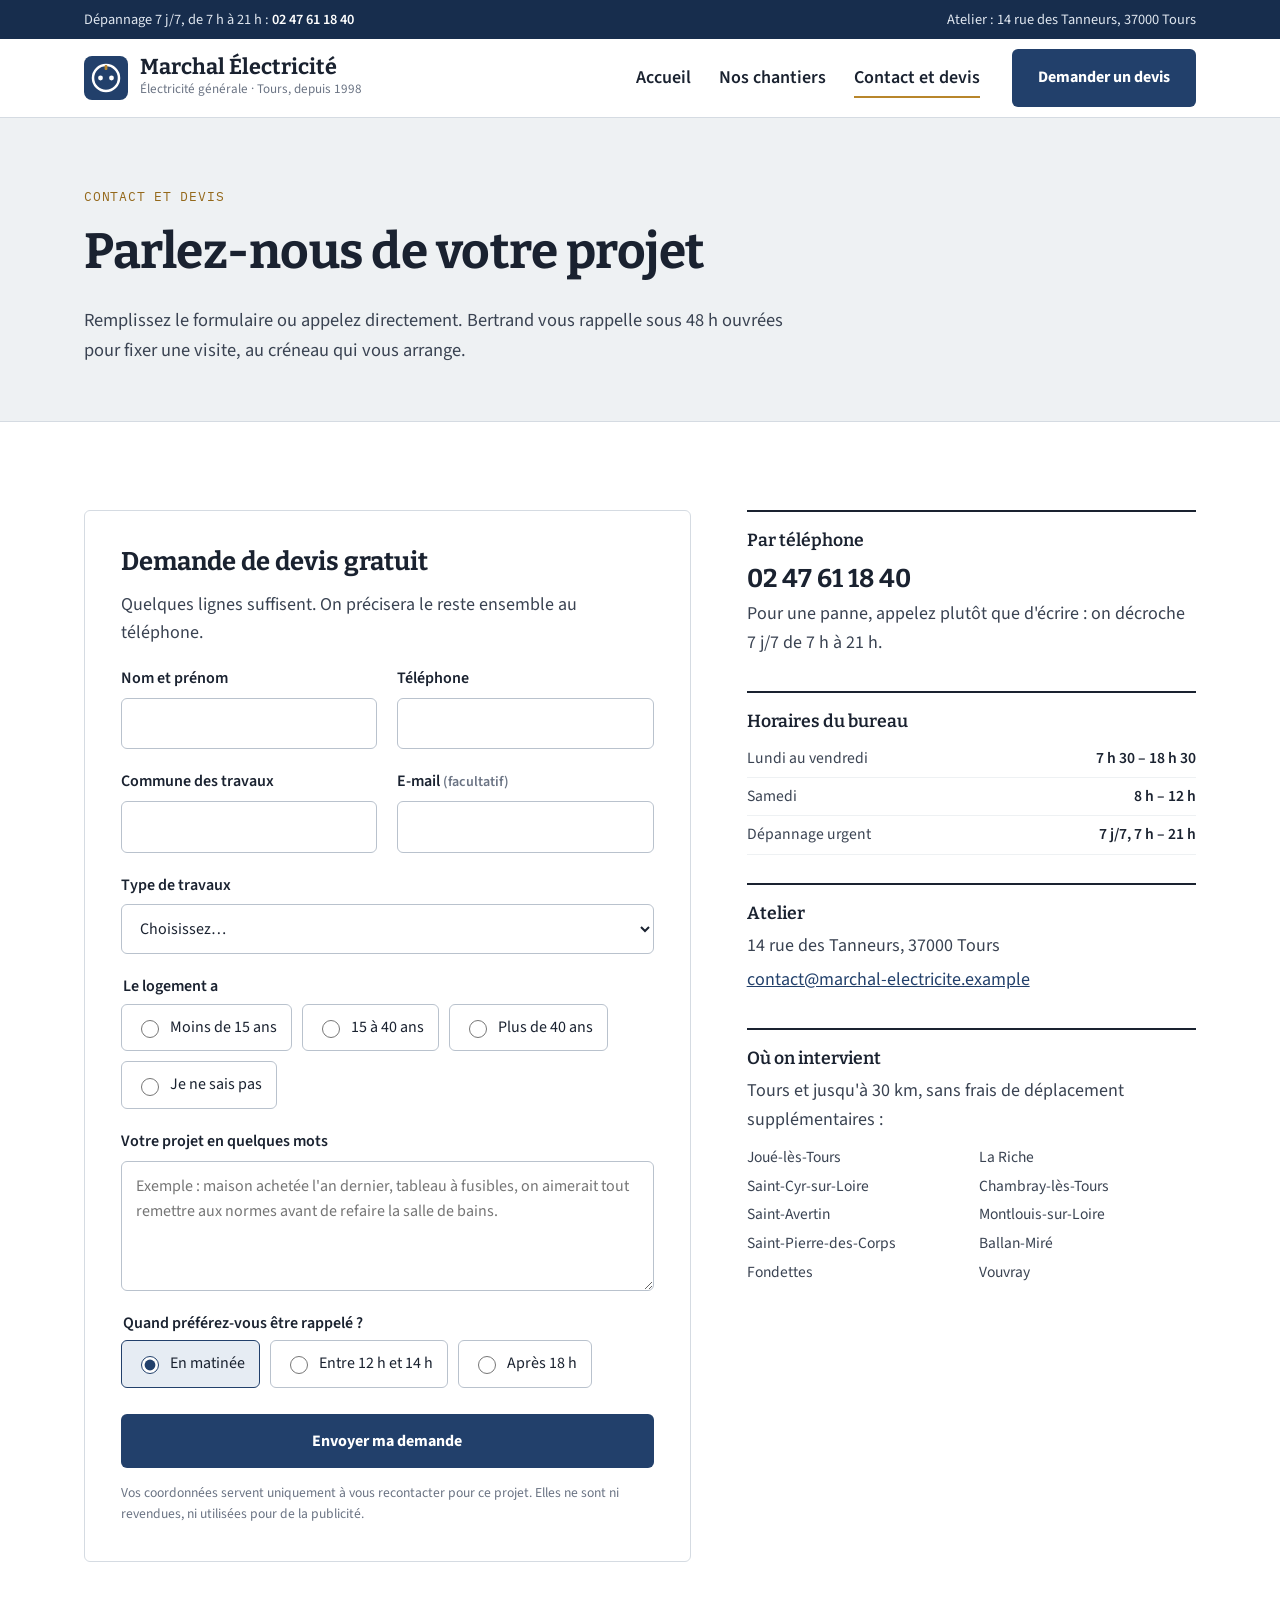
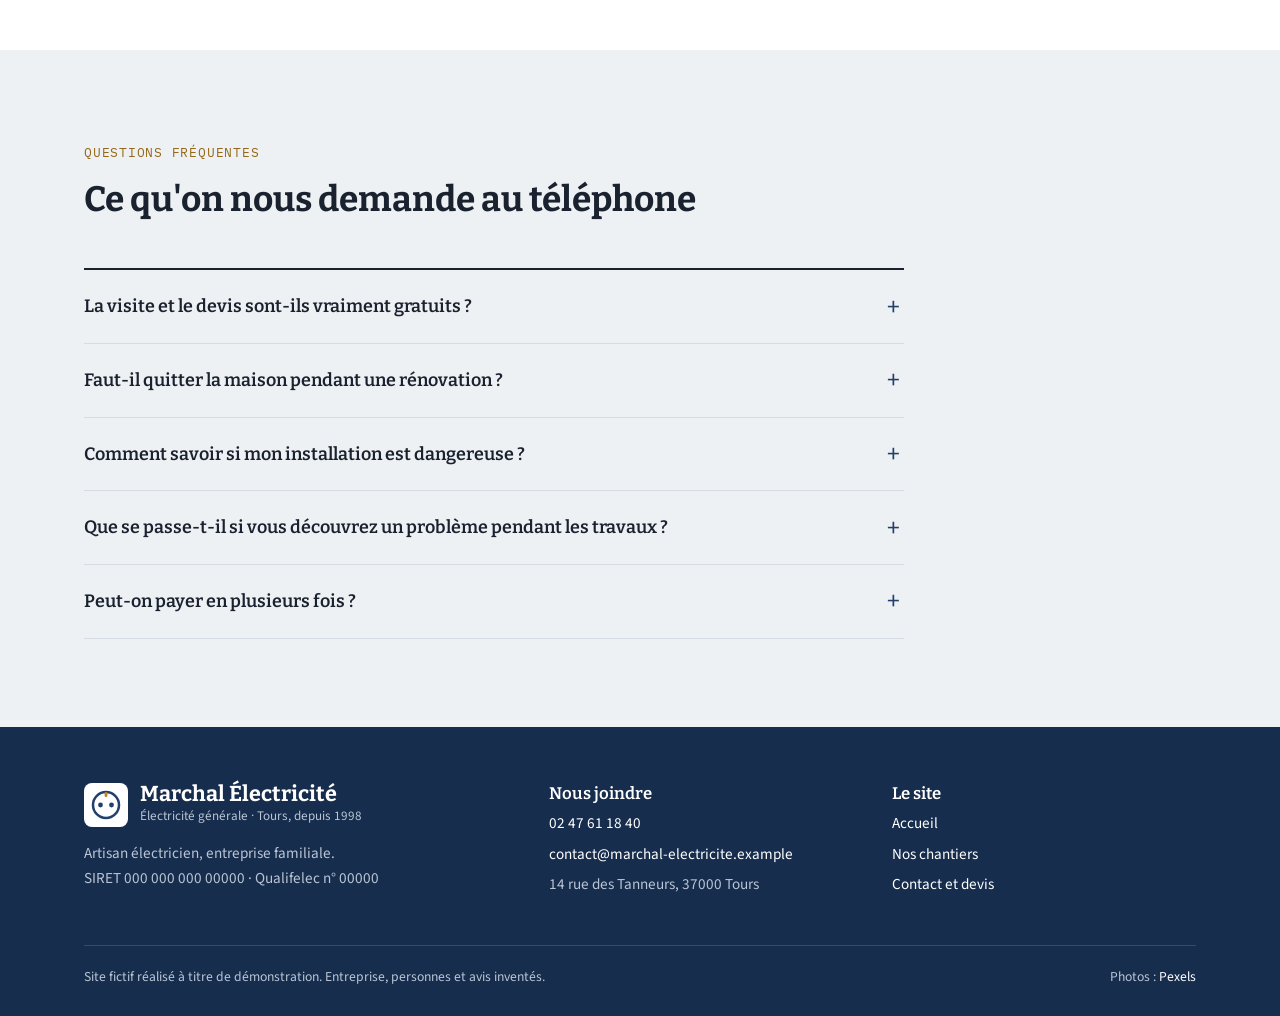
<file: contact.html>
<!doctype html>
<html lang="fr">
<head>
  <meta charset="utf-8">
  <meta name="viewport" content="width=device-width, initial-scale=1">
  <title>Contact et devis — Marchal Électricité, Tours</title>
  <meta name="description" content="Demandez un devis gratuit à votre électricien à Tours. Rappel sous 48 h, dépannage 7 j/7.">
  <link rel="preconnect" href="https://fonts.googleapis.com">
  <link rel="preconnect" href="https://fonts.gstatic.com" crossorigin>
  <link href="https://fonts.googleapis.com/css2?family=Bitter:wght@600;700&family=IBM+Plex+Mono:wght@400;600&family=Source+Sans+3:ital,wght@0,400;0,600;0,700;1,400&display=swap" rel="stylesheet">
  <link rel="stylesheet" href="style.css">
  <link rel="icon" href="data:image/svg+xml,%3Csvg xmlns='http://www.w3.org/2000/svg' viewBox='0 0 44 44'%3E%3Crect width='44' height='44' rx='8' fill='%2322406b'/%3E%3Ccircle cx='22' cy='22' r='13' fill='none' stroke='%23fff' stroke-width='2.5'/%3E%3Ccircle cx='16.5' cy='22' r='2.4' fill='%23fff'/%3E%3Ccircle cx='27.5' cy='22' r='2.4' fill='%23fff'/%3E%3Crect x='20.6' y='9' width='2.8' height='5' rx='1' fill='%23b8862b'/%3E%3C/svg%3E">
</head>
<body>

<div class="bandeau">
  <div class="conteneur">
    <span>Dépannage 7 j/7, de 7 h à 21 h : <a href="tel:+33247611840">02 47 61 18 40</a></span>
    <span class="adresse">Atelier : 14 rue des Tanneurs, 37000 Tours</span>
  </div>
</div>

<header class="entete">
  <div class="conteneur">
    <a class="marque" href="index.html">
      <svg class="marque-logo" viewBox="0 0 44 44" aria-hidden="true"><rect width="44" height="44" rx="8" fill="#22406b"/><circle cx="22" cy="22" r="13" fill="none" stroke="#fff" stroke-width="2.5"/><circle cx="16.5" cy="22" r="2.4" fill="#fff"/><circle cx="27.5" cy="22" r="2.4" fill="#fff"/><rect x="20.6" y="9" width="2.8" height="5" rx="1" fill="#b8862b"/></svg>
      <span>
        <span class="marque-nom">Marchal Électricité</span>
        <span class="marque-sous">Électricité générale · Tours, depuis 1998</span>
      </span>
    </a>
    <button class="nav-bouton" aria-expanded="false" aria-controls="nav">Menu</button>
    <nav class="nav" id="nav" aria-label="Navigation principale">
      <ul>
        <li><a href="index.html">Accueil</a></li>
        <li><a href="realisations.html">Nos chantiers</a></li>
        <li><a href="contact.html" aria-current="page">Contact et devis</a></li>
      </ul>
      <a class="btn btn-plein" href="contact.html">Demander un devis</a>
    </nav>
  </div>
</header>

<main>

  <section class="page-tete">
    <div class="conteneur">
      <span class="surtitre">Contact et devis</span>
      <h1>Parlez-nous de votre projet</h1>
      <p>Remplissez le formulaire ou appelez directement. Bertrand vous rappelle sous 48&nbsp;h ouvrées pour fixer une visite, au créneau qui vous arrange.</p>
    </div>
  </section>

  <section class="section">
    <div class="conteneur contact-grille">

      <div class="formulaire">
        <h2>Demande de devis gratuit</h2>
        <p>Quelques lignes suffisent. On précisera le reste ensemble au téléphone.</p>
        <form id="form-devis" novalidate>
          <div class="champs">
            <div class="champ">
              <label for="nom">Nom et prénom</label>
              <input id="nom" name="nom" type="text" autocomplete="name" required>
            </div>
            <div class="champ">
              <label for="tel">Téléphone</label>
              <input id="tel" name="tel" type="tel" autocomplete="tel" inputmode="tel" required>
            </div>
            <div class="champ">
              <label for="commune">Commune des travaux</label>
              <input id="commune" name="commune" type="text" autocomplete="address-level2" required>
            </div>
            <div class="champ">
              <label for="email">E-mail <span class="aide">(facultatif)</span></label>
              <input id="email" name="email" type="email" autocomplete="email">
            </div>
            <div class="champ champ-large">
              <label for="type">Type de travaux</label>
              <select id="type" name="type" required>
                <option value="">Choisissez…</option>
                <option>Dépannage ou panne</option>
                <option>Remplacement du tableau électrique</option>
                <option>Mise aux normes</option>
                <option>Rénovation complète</option>
                <option>Éclairage, prises, borne de recharge</option>
                <option>Je ne sais pas encore</option>
              </select>
            </div>
            <fieldset class="champ champ-large">
              <legend>Le logement a</legend>
              <div class="choix">
                <label><input type="radio" name="age" value="moins15"> Moins de 15 ans</label>
                <label><input type="radio" name="age" value="15-40"> 15 à 40 ans</label>
                <label><input type="radio" name="age" value="plus40"> Plus de 40 ans</label>
                <label><input type="radio" name="age" value="nsp"> Je ne sais pas</label>
              </div>
            </fieldset>
            <div class="champ champ-large">
              <label for="message">Votre projet en quelques mots</label>
              <textarea id="message" name="message" placeholder="Exemple : maison achetée l'an dernier, tableau à fusibles, on aimerait tout remettre aux normes avant de refaire la salle de bains."></textarea>
            </div>
            <fieldset class="champ champ-large">
              <legend>Quand préférez-vous être rappelé&nbsp;?</legend>
              <div class="choix">
                <label><input type="radio" name="rappel" value="matin" checked> En matinée</label>
                <label><input type="radio" name="rappel" value="midi"> Entre 12 h et 14 h</label>
                <label><input type="radio" name="rappel" value="soir"> Après 18 h</label>
              </div>
            </fieldset>
          </div>
          <button class="btn btn-plein" type="submit">Envoyer ma demande</button>
          <p class="rgpd">Vos coordonnées servent uniquement à vous recontacter pour ce projet. Elles ne sont ni revendues, ni utilisées pour de la publicité.</p>
          <div class="confirmation" id="confirmation" tabindex="-1" role="status">
            <strong data-prenom>Merci.</strong> Votre demande est envoyée. Bertrand vous rappelle sous 48&nbsp;h ouvrées, au créneau choisi.
            <br><small>(Site de démonstration&nbsp;: aucune donnée n'a réellement été transmise.)</small>
          </div>
        </form>
      </div>

      <aside class="coordonnees">
        <div class="carte-info">
          <h3>Par téléphone</h3>
          <a class="gros" href="tel:+33247611840">02 47 61 18 40</a>
          <p>Pour une panne, appelez plutôt que d'écrire&nbsp;: on décroche 7&nbsp;j/7 de 7&nbsp;h à 21&nbsp;h.</p>
        </div>
        <div class="carte-info">
          <h3>Horaires du bureau</h3>
          <table class="horaires">
            <tr><td>Lundi au vendredi</td><td>7 h 30 – 18 h 30</td></tr>
            <tr><td>Samedi</td><td>8 h – 12 h</td></tr>
            <tr><td>Dépannage urgent</td><td>7 j/7, 7 h – 21 h</td></tr>
          </table>
        </div>
        <div class="carte-info">
          <h3>Atelier</h3>
          <p>14 rue des Tanneurs, 37000 Tours</p>
          <p><a href="mailto:contact@marchal-electricite.example">contact@marchal-electricite.example</a></p>
        </div>
        <div class="carte-info">
          <h3>Où on intervient</h3>
          <p>Tours et jusqu'à 30 km, sans frais de déplacement supplémentaires&nbsp;:</p>
          <ul class="communes">
            <li>Joué-lès-Tours</li>
            <li>Saint-Cyr-sur-Loire</li>
            <li>Saint-Avertin</li>
            <li>Saint-Pierre-des-Corps</li>
            <li>Fondettes</li>
            <li>La Riche</li>
            <li>Chambray-lès-Tours</li>
            <li>Montlouis-sur-Loire</li>
            <li>Ballan-Miré</li>
            <li>Vouvray</li>
          </ul>
        </div>
      </aside>

    </div>
  </section>

  <section class="section section-grise">
    <div class="conteneur">
      <div class="section-tete">
        <span class="surtitre">Questions fréquentes</span>
        <h2>Ce qu'on nous demande au téléphone</h2>
      </div>
      <div class="faq">
        <details>
          <summary>La visite et le devis sont-ils vraiment gratuits&nbsp;?</summary>
          <p>Oui, pour tous les travaux dans notre zone d'intervention. Seul le dépannage est facturé (69&nbsp;€ TTC le déplacement avec la première heure), parce qu'on répare sur place.</p>
        </details>
        <details>
          <summary>Faut-il quitter la maison pendant une rénovation&nbsp;?</summary>
          <p>Rarement. On travaille pièce par pièce et on remet le courant chaque soir dans les pièces de vie. Pour une rénovation lourde, on prévoit ensemble un planning qui tient compte de votre quotidien.</p>
        </details>
        <details>
          <summary>Comment savoir si mon installation est dangereuse&nbsp;?</summary>
          <p>Quelques signes doivent alerter&nbsp;: fusibles en porcelaine, absence d'interrupteur différentiel, prises sans terre, odeur de chaud. En cas de doute, la visite permet de faire le point sans engagement.</p>
        </details>
        <details>
          <summary>Que se passe-t-il si vous découvrez un problème pendant les travaux&nbsp;?</summary>
          <p>On s'arrête, on vous montre, on vous propose un avenant chiffré. Rien n'est ajouté à la facture sans votre accord écrit.</p>
        </details>
        <details>
          <summary>Peut-on payer en plusieurs fois&nbsp;?</summary>
          <p>Oui. Au-delà de 1&nbsp;500&nbsp;€, vous pouvez régler en 3 fois sans frais&nbsp;: 30&nbsp;% à la commande, 40&nbsp;% en cours de chantier, le solde à la réception.</p>
        </details>
      </div>
    </div>
  </section>

</main>

<footer class="pied">
  <div class="conteneur">
    <div class="pied-grille">
      <div>
        <a class="marque" href="index.html">
          <svg class="marque-logo" viewBox="0 0 44 44" aria-hidden="true"><rect width="44" height="44" rx="8" fill="#fff"/><circle cx="22" cy="22" r="13" fill="none" stroke="#22406b" stroke-width="2.5"/><circle cx="16.5" cy="22" r="2.4" fill="#22406b"/><circle cx="27.5" cy="22" r="2.4" fill="#22406b"/><rect x="20.6" y="9" width="2.8" height="5" rx="1" fill="#b8862b"/></svg>
          <span><span class="marque-nom">Marchal Électricité</span><span class="marque-sous">Électricité générale · Tours, depuis 1998</span></span>
        </a>
        <p>Artisan électricien, entreprise familiale.<br>SIRET 000 000 000 00000 · Qualifelec n° 00000</p>
      </div>
      <div>
        <h3>Nous joindre</h3>
        <ul>
          <li><a href="tel:+33247611840">02 47 61 18 40</a></li>
          <li><a href="mailto:contact@marchal-electricite.example">contact@marchal-electricite.example</a></li>
          <li>14 rue des Tanneurs, 37000 Tours</li>
        </ul>
      </div>
      <div>
        <h3>Le site</h3>
        <ul>
          <li><a href="index.html">Accueil</a></li>
          <li><a href="realisations.html">Nos chantiers</a></li>
          <li><a href="contact.html">Contact et devis</a></li>
        </ul>
      </div>
    </div>
    <div class="pied-bas">
      <span>Site fictif réalisé à titre de démonstration. Entreprise, personnes et avis inventés.</span>
      <span>Photos : <a href="https://www.pexels.com">Pexels</a></span>
    </div>
  </div>
</footer>

<script src="script.js"></script>
</body>
</html>
</file>
<file: style.css>
/* Marchal Électricité — feuille de style commune */

:root {
  --bleu: #22406b;        /* bleu de travail */
  --bleu-fonce: #172d4d;
  --bleu-pale: #e6ecf3;
  --gris: #eef1f3;
  --papier: #ffffff;
  --encre: #1a2230;
  --texte: #3a4352;
  --discret: #6b7484;
  --trait: #d5dbe2;
  --laiton: #b8862b;
  --laiton-fonce: #94681a;
  --ok: #2f6b45;

  --titre: "Bitter", Georgia, serif;
  --corps: "Source Sans 3", "Segoe UI", Arial, sans-serif;
  --mono: "IBM Plex Mono", ui-monospace, monospace;

  --largeur: 1160px;
  --rayon: 6px;
}

*, *::before, *::after { box-sizing: border-box; }

html { scroll-behavior: smooth; }
@media (prefers-reduced-motion: reduce) {
  html { scroll-behavior: auto; }
  *, *::before, *::after { transition: none !important; animation: none !important; }
}

body {
  margin: 0;
  background: var(--papier);
  color: var(--texte);
  font-family: var(--corps);
  font-size: 18px;
  line-height: 1.6;
  -webkit-font-smoothing: antialiased;
}

img { display: block; max-width: 100%; height: auto; }

a { color: var(--bleu); }
a:hover { color: var(--bleu-fonce); }

:focus-visible {
  outline: 3px solid var(--laiton);
  outline-offset: 3px;
  border-radius: 2px;
}

h1, h2, h3 {
  font-family: var(--titre);
  color: var(--encre);
  line-height: 1.2;
  margin: 0 0 .5em;
}
h1 { font-size: clamp(2rem, 4.2vw, 3.1rem); font-weight: 700; letter-spacing: -.01em; }
h2 { font-size: clamp(1.6rem, 3vw, 2.2rem); font-weight: 700; }
h3 { font-size: 1.25rem; font-weight: 600; }
p { margin: 0 0 1em; }

.conteneur {
  width: 100%;
  max-width: var(--largeur);
  margin: 0 auto;
  padding: 0 24px;
}
@media (max-width: 600px) { .conteneur { padding: 0 16px; } }

.surtitre {
  display: inline-block;
  font-family: var(--mono);
  font-size: .8rem;
  letter-spacing: .06em;
  text-transform: uppercase;
  color: var(--laiton-fonce);
  margin-bottom: .9rem;
}

/* ---------- Bandeau du haut ---------- */
.bandeau {
  background: var(--bleu-fonce);
  color: #dfe6ef;
  font-size: .9rem;
}
.bandeau .conteneur {
  display: flex;
  justify-content: space-between;
  gap: 1rem;
  padding-top: 8px;
  padding-bottom: 8px;
}
.bandeau a { color: #fff; font-weight: 600; text-decoration: none; }
.bandeau a:hover { text-decoration: underline; color: #fff; }
@media (max-width: 700px) { .bandeau .adresse { display: none; } }

/* ---------- En-tête ---------- */
.entete {
  background: var(--papier);
  border-bottom: 1px solid var(--trait);
  position: sticky;
  top: 0;
  z-index: 20;
}
.entete .conteneur {
  display: flex;
  align-items: center;
  justify-content: space-between;
  gap: 1.5rem;
  min-height: 78px;
}

.marque {
  display: flex;
  align-items: center;
  gap: 12px;
  text-decoration: none;
  color: var(--encre);
}
.marque-logo {
  width: 44px;
  height: 44px;
  flex: none;
}
.marque-nom {
  font-family: var(--titre);
  font-weight: 700;
  font-size: 1.35rem;
  line-height: 1.1;
  display: block;
}
.marque-sous {
  font-size: .82rem;
  color: var(--discret);
  display: block;
}

.nav { display: flex; align-items: center; gap: 2rem; }
.nav ul { list-style: none; margin: 0; padding: 0; display: flex; gap: 1.75rem; }
.nav ul a {
  text-decoration: none;
  color: var(--encre);
  font-weight: 600;
  padding: 6px 0;
  border-bottom: 2px solid transparent;
}
.nav ul a:hover { border-bottom-color: var(--trait); color: var(--encre); }
.nav ul a[aria-current="page"] { border-bottom-color: var(--laiton); }

.nav-bouton {
  display: none;
  background: none;
  border: 1px solid var(--trait);
  border-radius: var(--rayon);
  padding: 8px 12px;
  font: inherit;
  font-weight: 600;
  color: var(--encre);
  cursor: pointer;
}

@media (max-width: 860px) {
  .nav-bouton { display: block; }
  .nav {
    display: none;
    position: absolute;
    top: 100%;
    left: 0;
    right: 0;
    background: var(--papier);
    border-bottom: 1px solid var(--trait);
    flex-direction: column;
    align-items: stretch;
    gap: 0;
    padding: 8px 16px 20px;
  }
  .nav.ouvert { display: flex; }
  .nav ul { flex-direction: column; gap: 0; }
  .nav ul a { display: block; padding: 14px 0; border-bottom: 1px solid var(--gris); }
  .nav ul a[aria-current="page"] { color: var(--bleu); border-bottom-color: var(--gris); }
  .nav .btn { margin-top: 16px; }
}

/* ---------- Boutons ---------- */
.btn {
  display: inline-flex;
  align-items: center;
  justify-content: center;
  gap: .5rem;
  padding: 14px 24px;
  border-radius: var(--rayon);
  font-family: var(--corps);
  font-size: 1rem;
  font-weight: 700;
  text-decoration: none;
  border: 2px solid transparent;
  cursor: pointer;
  transition: background-color .15s, border-color .15s, color .15s;
}
.btn-plein { background: var(--bleu); color: #fff; }
.btn-plein:hover { background: var(--bleu-fonce); color: #fff; }
.btn-contour { border-color: var(--bleu); color: var(--bleu); background: transparent; }
.btn-contour:hover { background: var(--bleu-pale); color: var(--bleu-fonce); }
.btn-laiton { background: var(--laiton); color: #fff; }
.btn-laiton:hover { background: var(--laiton-fonce); color: #fff; }
.btn svg { width: 18px; height: 18px; }

/* ---------- Sections ---------- */
.section { padding: 88px 0; }
.section-grise { background: var(--gris); }
.section-tete { max-width: 680px; margin-bottom: 48px; }
.section-tete p { font-size: 1.1rem; }
@media (max-width: 700px) { .section { padding: 60px 0; } }

/* ---------- Accueil : héros ---------- */
.heros { padding: 64px 0 0; }
.heros-grille {
  display: grid;
  grid-template-columns: 1.05fr .95fr;
  gap: 56px;
  align-items: center;
}
.heros-texte p.chapo { font-size: 1.18rem; color: var(--texte); max-width: 34em; }
.heros-actions { display: flex; flex-wrap: wrap; gap: 14px; margin: 28px 0 22px; }
.heros-tel {
  display: flex;
  align-items: center;
  gap: 12px;
  color: var(--discret);
  font-size: .98rem;
}
.heros-tel strong {
  display: block;
  font-family: var(--titre);
  font-size: 1.5rem;
  color: var(--encre);
  letter-spacing: .01em;
}
.heros-tel a { text-decoration: none; color: inherit; }
.heros-photo { position: relative; }
.heros-photo img {
  width: 100%;
  aspect-ratio: 4 / 4.6;
  object-fit: cover;
  border-radius: var(--rayon);
}
.heros-legende {
  position: absolute;
  left: -28px;
  bottom: 32px;
  background: var(--papier);
  border: 1px solid var(--trait);
  border-left: 4px solid var(--laiton);
  border-radius: var(--rayon);
  padding: 14px 18px;
  max-width: 280px;
  font-size: .95rem;
  box-shadow: 0 10px 30px rgba(23, 45, 77, .12);
}
.heros-legende strong { color: var(--encre); display: block; }

@media (max-width: 900px) {
  .heros-grille { grid-template-columns: 1fr; gap: 36px; }
  .heros-legende { left: 12px; right: 12px; bottom: 12px; max-width: none; }
  .heros-photo img { aspect-ratio: 4 / 3.4; }
}

/* Garanties */
.garanties {
  margin-top: 64px;
  border-top: 1px solid var(--trait);
  border-bottom: 1px solid var(--trait);
}
.garanties ul {
  list-style: none;
  margin: 0;
  padding: 0;
  display: grid;
  grid-template-columns: repeat(4, 1fr);
}
.garanties li {
  display: flex;
  gap: 14px;
  align-items: flex-start;
  padding: 26px 22px;
  border-left: 1px solid var(--trait);
  font-size: .95rem;
  line-height: 1.45;
}
.garanties li:first-child { border-left: 0; padding-left: 0; }
.garanties svg { flex: none; width: 30px; height: 30px; color: var(--bleu); margin-top: 2px; }
.garanties strong { display: block; color: var(--encre); font-size: 1.02rem; }
@media (max-width: 900px) {
  .garanties ul { grid-template-columns: 1fr 1fr; }
  .garanties li { border-left: 0; border-top: 1px solid var(--trait); padding-left: 0; }
  .garanties li:nth-child(-n+2) { border-top: 0; }
}
@media (max-width: 520px) {
  .garanties ul { grid-template-columns: 1fr; }
  .garanties li:nth-child(2) { border-top: 1px solid var(--trait); }
}

/* Prestations avec tarifs */
.prestations { border-top: 2px solid var(--encre); }
.prestation {
  display: grid;
  grid-template-columns: 1.1fr 1.6fr 11em;
  gap: 32px;
  padding: 28px 0;
  border-bottom: 1px solid var(--trait);
  align-items: baseline;
}
.prestation h3 { margin: 0; }
.prestation p { margin: 0; }
.prestation .prix {
  text-align: right;
  white-space: nowrap;
  font-size: .9rem;
  color: var(--discret);
}
.prestation .prix strong {
  display: block;
  font-family: var(--titre);
  font-size: 1.3rem;
  color: var(--encre);
}
.prestations-note { font-size: .92rem; color: var(--discret); margin-top: 18px; }
@media (max-width: 760px) {
  .prestation { grid-template-columns: 1fr; gap: 8px; }
  .prestation .prix { text-align: left; }
  .prestation .prix strong { display: inline; margin-left: 4px; }
}

/* Déroulé du chantier (vraie séquence) */
.etapes {
  list-style: none;
  margin: 0;
  padding: 0;
  display: grid;
  grid-template-columns: repeat(4, 1fr);
  gap: 24px;
  counter-reset: etape;
}
.etapes li {
  counter-increment: etape;
  background: var(--papier);
  border-radius: var(--rayon);
  padding: 28px 24px;
  border-top: 4px solid var(--bleu);
}
.etapes li::before {
  content: "Étape " counter(etape);
  display: block;
  font-family: var(--mono);
  font-size: .78rem;
  text-transform: uppercase;
  letter-spacing: .06em;
  color: var(--laiton-fonce);
  margin-bottom: 10px;
}
.etapes p { margin: 0; font-size: 1rem; }
.etapes .delai {
  display: block;
  margin-top: 14px;
  font-size: .88rem;
  color: var(--discret);
}
@media (max-width: 960px) { .etapes { grid-template-columns: 1fr 1fr; } }
@media (max-width: 560px) { .etapes { grid-template-columns: 1fr; } }

/* ---------- Avant / après ---------- */
.diptyque {
  display: grid;
  grid-template-columns: 1fr 1fr;
  gap: 6px;
  border-radius: var(--rayon);
  overflow: hidden;
}
.diptyque figure { margin: 0; position: relative; }
.diptyque img {
  width: 100%;
  aspect-ratio: 4 / 3;
  object-fit: cover;
}
.diptyque figcaption {
  position: absolute;
  top: 14px;
  left: 14px;
  font-family: var(--mono);
  font-size: .78rem;
  text-transform: uppercase;
  letter-spacing: .06em;
  padding: 5px 10px;
  border-radius: 3px;
  background: rgba(255, 255, 255, .94);
  color: var(--encre);
}
.diptyque figure + figure figcaption { background: var(--bleu); color: #fff; }
@media (max-width: 560px) { .diptyque { grid-template-columns: 1fr; } }

/* Fiche chantier : la signature du site */
.chantier {
  display: grid;
  grid-template-columns: 1.55fr 1fr;
  gap: 36px;
  align-items: start;
}
.chantier + .chantier { margin-top: 88px; }
@media (max-width: 960px) {
  .chantier { grid-template-columns: 1fr; gap: 24px; }
  .chantier + .chantier { margin-top: 64px; }
}

.fiche {
  position: relative;
  background: var(--papier);
  border: 1px solid var(--trait);
  border-radius: var(--rayon);
  padding: 26px 26px 24px;
  box-shadow: 0 1px 0 var(--trait), 0 12px 28px rgba(23, 45, 77, .07);
}
.fiche-entete {
  display: flex;
  justify-content: space-between;
  align-items: baseline;
  gap: 12px;
  font-family: var(--mono);
  font-size: .76rem;
  text-transform: uppercase;
  letter-spacing: .06em;
  color: var(--discret);
  padding-bottom: 12px;
  margin-bottom: 16px;
  border-bottom: 1px dashed var(--trait);
}
.fiche h3 { font-size: 1.35rem; margin-bottom: .6rem; padding-right: 96px; }
.fiche dl {
  display: grid;
  grid-template-columns: auto 1fr;
  gap: 6px 18px;
  margin: 0 0 18px;
  font-size: .97rem;
}
.fiche dt { color: var(--discret); }
.fiche dd { margin: 0; color: var(--encre); font-weight: 600; }
.fiche ul {
  margin: 0 0 18px;
  padding: 0;
  list-style: none;
  font-size: .97rem;
}
.fiche ul li {
  padding-left: 26px;
  position: relative;
  margin-bottom: 6px;
}
.fiche ul li::before {
  content: "";
  position: absolute;
  left: 2px;
  top: .45em;
  width: 12px;
  height: 7px;
  border-left: 2px solid var(--ok);
  border-bottom: 2px solid var(--ok);
  transform: rotate(-45deg);
}
.fiche blockquote {
  margin: 0;
  padding: 14px 0 0;
  border-top: 1px dashed var(--trait);
  font-style: italic;
  font-size: .97rem;
}
.fiche blockquote cite {
  display: block;
  font-style: normal;
  font-size: .88rem;
  color: var(--discret);
  margin-top: 6px;
}
.tampon {
  position: absolute;
  top: 54px;
  right: 18px;
  transform: rotate(-9deg);
  border: 2px solid var(--ok);
  color: var(--ok);
  border-radius: 4px;
  padding: 4px 9px 3px;
  font-family: var(--mono);
  font-size: .72rem;
  font-weight: 600;
  text-transform: uppercase;
  letter-spacing: .08em;
  line-height: 1.25;
  text-align: center;
  opacity: .85;
  background: rgba(255, 255, 255, .7);
}
@media (max-width: 420px) {
  .tampon { position: static; display: inline-block; margin-bottom: 12px; }
  .fiche h3 { padding-right: 0; }
}

.lien-fleche {
  font-weight: 700;
  text-decoration: none;
  display: inline-flex;
  align-items: center;
  gap: 6px;
}
.lien-fleche:hover { text-decoration: underline; }

/* Avis */
.avis-grille {
  display: grid;
  grid-template-columns: repeat(3, 1fr);
  gap: 28px;
}
.avis {
  margin: 0;
  border-top: 2px solid var(--encre);
  padding-top: 22px;
}
.avis .etoiles { color: var(--laiton); letter-spacing: 2px; font-size: 1rem; margin-bottom: 10px; }
.avis p { font-size: 1.05rem; }
.avis footer { font-size: .92rem; color: var(--discret); }
.avis footer strong { color: var(--encre); }
.note-globale {
  display: flex;
  align-items: center;
  gap: 14px;
  margin-bottom: 40px;
  font-size: 1rem;
}
.note-globale strong { font-family: var(--titre); font-size: 2rem; color: var(--encre); }
@media (max-width: 860px) { .avis-grille { grid-template-columns: 1fr; } }

/* Équipe */
.equipe {
  display: grid;
  grid-template-columns: .9fr 1.1fr;
  gap: 56px;
  align-items: center;
}
.equipe img { border-radius: var(--rayon); width: 100%; aspect-ratio: 4 / 3; object-fit: cover; }
.equipe-liste { list-style: none; padding: 0; margin: 24px 0 0; }
.equipe-liste li {
  padding: 14px 0;
  border-top: 1px solid var(--trait);
  display: grid;
  grid-template-columns: 9.5em 1fr;
  gap: 16px;
}
.equipe-liste strong { color: var(--encre); }
@media (max-width: 860px) {
  .equipe { grid-template-columns: 1fr; gap: 32px; }
  .equipe-liste li { grid-template-columns: 1fr; gap: 0; }
}

/* Bloc d'appel */
.appel {
  background: var(--bleu);
  color: #dbe4ef;
  padding: 72px 0;
}
.appel .conteneur {
  display: flex;
  justify-content: space-between;
  align-items: center;
  gap: 40px;
  flex-wrap: wrap;
}
.appel h2 { color: #fff; margin-bottom: .3em; }
.appel p { margin: 0; max-width: 36em; font-size: 1.08rem; }
.appel-actions { display: flex; flex-wrap: wrap; gap: 14px; }
.appel .btn-contour { border-color: #fff; color: #fff; }
.appel .btn-contour:hover { background: rgba(255,255,255,.1); color: #fff; }

/* ---------- Pages intérieures ---------- */
.page-tete {
  background: var(--gris);
  padding: 64px 0 56px;
  border-bottom: 1px solid var(--trait);
}
.page-tete p { font-size: 1.15rem; max-width: 40em; margin: 0; }
.chiffres {
  display: flex;
  flex-wrap: wrap;
  gap: 12px 40px;
  margin-top: 28px;
  font-size: .95rem;
  color: var(--discret);
}
.chiffres strong { font-family: var(--titre); font-size: 1.4rem; color: var(--encre); margin-right: 6px; }

.galerie {
  display: grid;
  grid-template-columns: repeat(4, 1fr);
  gap: 12px;
}
.galerie figure { margin: 0; }
.galerie img { width: 100%; aspect-ratio: 3 / 4; object-fit: cover; border-radius: var(--rayon); }
.galerie figcaption { font-size: .9rem; color: var(--discret); margin-top: 8px; line-height: 1.4; }
@media (max-width: 860px) { .galerie { grid-template-columns: 1fr 1fr; } }

/* ---------- Contact ---------- */
.contact-grille {
  display: grid;
  grid-template-columns: 1.35fr 1fr;
  gap: 56px;
  align-items: start;
}
@media (max-width: 960px) { .contact-grille { grid-template-columns: 1fr; } }

.formulaire {
  background: var(--papier);
  border: 1px solid var(--trait);
  border-radius: var(--rayon);
  padding: 36px;
}
@media (max-width: 600px) { .formulaire { padding: 24px 18px; } }
.formulaire h2 { font-size: 1.6rem; }
.champs { display: grid; grid-template-columns: 1fr 1fr; gap: 20px; }
.champ { display: flex; flex-direction: column; gap: 6px; }
.champ-large { grid-column: 1 / -1; }
@media (max-width: 600px) { .champs { grid-template-columns: 1fr; } }
.champ label, .champ legend { font-weight: 600; color: var(--encre); font-size: 1rem; }
.champ .aide { font-size: .88rem; color: var(--discret); }
.champ input, .champ select, .champ textarea {
  font: inherit;
  font-size: 1rem;
  color: var(--encre);
  padding: 12px 14px;
  border: 1px solid #b9c2cd;
  border-radius: var(--rayon);
  background: #fff;
  width: 100%;
}
.champ textarea { min-height: 130px; resize: vertical; }
.champ input:focus, .champ select:focus, .champ textarea:focus {
  outline: 3px solid rgba(184, 134, 43, .45);
  outline-offset: 0;
  border-color: var(--laiton);
}
fieldset.champ { border: 0; padding: 0; margin: 0; }
.choix { display: flex; flex-wrap: wrap; gap: 10px; margin-top: 4px; }
.choix label {
  display: flex;
  align-items: center;
  gap: 8px;
  font-weight: 400;
  border: 1px solid #b9c2cd;
  border-radius: var(--rayon);
  padding: 10px 14px;
  cursor: pointer;
}
.choix input { width: 18px; height: 18px; accent-color: var(--bleu); }
.choix label:has(input:checked) { border-color: var(--bleu); background: var(--bleu-pale); }
.formulaire .btn { margin-top: 26px; width: 100%; }
.formulaire .rgpd { font-size: .85rem; color: var(--discret); margin: 14px 0 0; }
.confirmation {
  display: none;
  border-left: 4px solid var(--ok);
  background: #edf5ef;
  padding: 18px 20px;
  border-radius: var(--rayon);
  color: var(--encre);
  margin-top: 20px;
}
.confirmation.visible { display: block; }

.coordonnees { display: flex; flex-direction: column; gap: 28px; }
.carte-info {
  border-top: 2px solid var(--encre);
  padding-top: 18px;
}
.carte-info h3 { font-size: 1.1rem; margin-bottom: .5rem; }
.carte-info p { margin: 0 0 .3em; }
.carte-info .gros {
  font-family: var(--titre);
  font-size: 1.6rem;
  font-weight: 700;
  color: var(--encre);
  text-decoration: none;
}
.horaires { width: 100%; border-collapse: collapse; font-size: .98rem; }
.horaires td { padding: 6px 0; border-bottom: 1px solid var(--gris); }
.horaires td:last-child { text-align: right; color: var(--encre); font-weight: 600; }
.communes { columns: 2; padding: 0; margin: 8px 0 0; list-style: none; font-size: .97rem; }
.communes li { break-inside: avoid; padding: 2px 0; }

.faq { max-width: 820px; }
.faq details {
  border-bottom: 1px solid var(--trait);
  padding: 4px 0;
}
.faq details:first-of-type { border-top: 2px solid var(--encre); }
.faq summary {
  cursor: pointer;
  list-style: none;
  padding: 18px 40px 18px 0;
  font-family: var(--titre);
  font-weight: 600;
  font-size: 1.12rem;
  color: var(--encre);
  position: relative;
}
.faq summary::-webkit-details-marker { display: none; }
.faq summary::after {
  content: "+";
  position: absolute;
  right: 4px;
  top: 50%;
  transform: translateY(-50%);
  font-family: var(--corps);
  font-size: 1.6rem;
  font-weight: 400;
  color: var(--bleu);
}
.faq details[open] summary::after { content: "–"; }
.faq details p { margin: 0 0 20px; max-width: 42em; }

/* ---------- Pied de page ---------- */
.pied {
  background: var(--bleu-fonce);
  color: #b9c5d4;
  padding: 56px 0 28px;
  font-size: .95rem;
}
.pied a { color: #fff; text-decoration: none; }
.pied a:hover { text-decoration: underline; color: #fff; }
.pied-grille {
  display: grid;
  grid-template-columns: 1.4fr 1fr 1fr;
  gap: 40px;
  margin-bottom: 40px;
}
.pied h3 { color: #fff; font-size: 1.05rem; }
.pied ul { list-style: none; padding: 0; margin: 0; }
.pied li { margin-bottom: 6px; }
.pied .marque { color: #fff; margin-bottom: 14px; }
.pied .marque-sous { color: #b9c5d4; }
.pied-bas {
  border-top: 1px solid rgba(255,255,255,.14);
  padding-top: 20px;
  display: flex;
  justify-content: space-between;
  flex-wrap: wrap;
  gap: 10px;
  font-size: .85rem;
}
@media (max-width: 760px) { .pied-grille { grid-template-columns: 1fr; gap: 28px; } }

/* Sur grand écran, les photos avant/après s'alignent sur la hauteur de la fiche */
@media (min-width: 961px) {
  .chantier .diptyque img { aspect-ratio: 4 / 5; }
}
</file>
